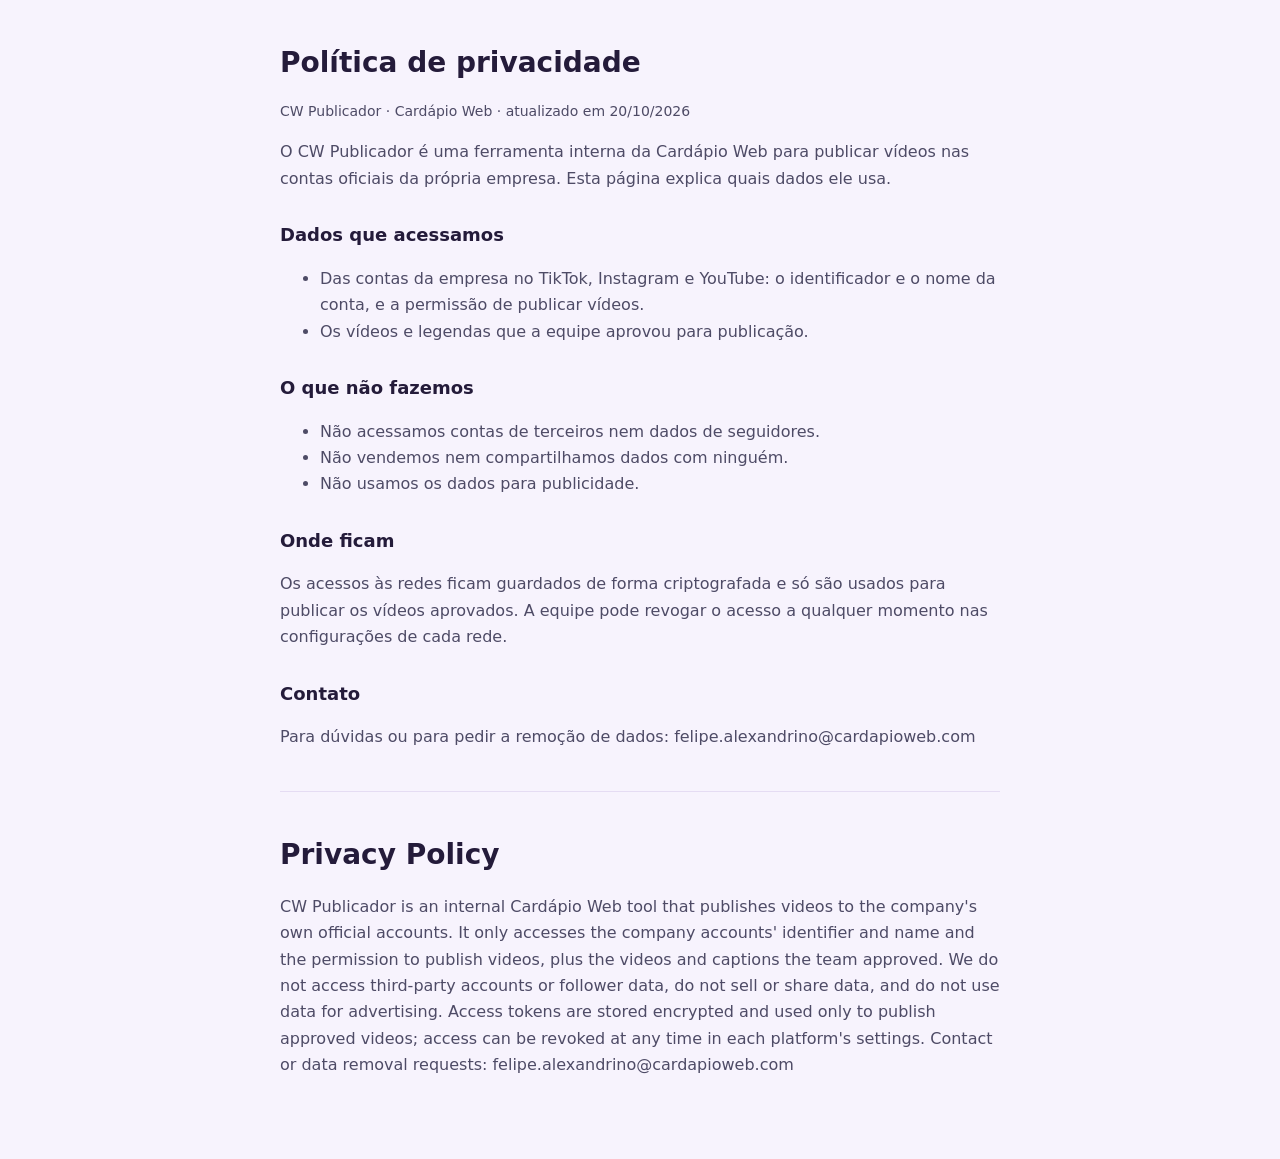
<file: privacidade.html>
<!doctype html>
<html lang="pt-BR"><head><meta charset="utf-8"><meta name="viewport" content="width=device-width, initial-scale=1">
<title>Política de privacidade · CW Publicador</title>
<style>
  :root { --bg: #f7f3fd; --fg: #241b3a; --dim: #4e4b66; --brand: #7c3aed; }
  body { margin: 0; background: var(--bg); color: var(--fg); font: 16px/1.65 Inter, system-ui, sans-serif; }
  main { max-width: 720px; margin: 0 auto; padding: 40px 20px 64px; }
  h1 { font-size: 28px; margin: 0 0 4px; } h2 { font-size: 18px; margin: 28px 0 6px; }
  p, li { color: var(--dim); } .data { font-size: 14px; color: var(--dim); } hr { border: 0; border-top: 1px solid #e5dcf3; margin: 40px 0; }
</style></head><body><main>
<h1>Política de privacidade</h1><p class="data">CW Publicador · Cardápio Web · atualizado em 20/10/2026</p>
<p>O CW Publicador é uma ferramenta interna da Cardápio Web para publicar vídeos nas contas oficiais da própria empresa. Esta página explica quais dados ele usa.</p>
<h2>Dados que acessamos</h2><ul><li>Das contas da empresa no TikTok, Instagram e YouTube: o identificador e o nome da conta, e a permissão de publicar vídeos.</li><li>Os vídeos e legendas que a equipe aprovou para publicação.</li></ul>
<h2>O que não fazemos</h2><ul><li>Não acessamos contas de terceiros nem dados de seguidores.</li><li>Não vendemos nem compartilhamos dados com ninguém.</li><li>Não usamos os dados para publicidade.</li></ul>
<h2>Onde ficam</h2><p>Os acessos às redes ficam guardados de forma criptografada e só são usados para publicar os vídeos aprovados. A equipe pode revogar o acesso a qualquer momento nas configurações de cada rede.</p>
<h2>Contato</h2><p>Para dúvidas ou para pedir a remoção de dados: felipe.alexandrino@cardapioweb.com</p>
<hr><h1>Privacy Policy</h1><p>CW Publicador is an internal Cardápio Web tool that publishes videos to the company's own official accounts. It only accesses the company accounts' identifier and name and the permission to publish videos, plus the videos and captions the team approved. We do not access third-party accounts or follower data, do not sell or share data, and do not use data for advertising. Access tokens are stored encrypted and used only to publish approved videos; access can be revoked at any time in each platform's settings. Contact or data removal requests: felipe.alexandrino@cardapioweb.com</p>
</main></body></html>
</file>
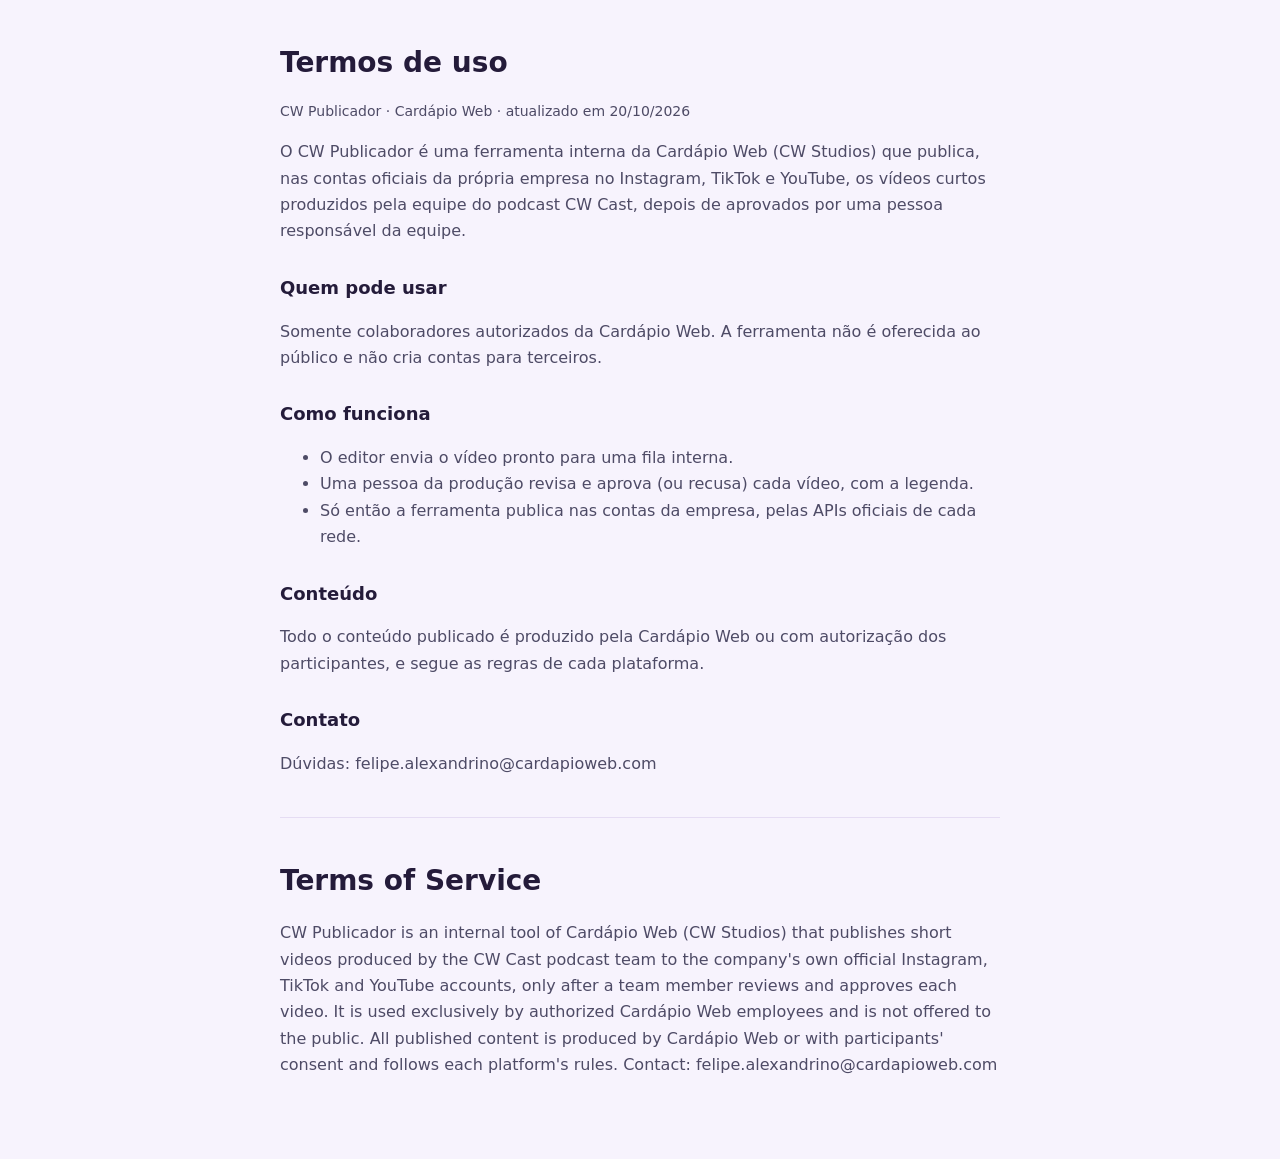
<file: termos.html>
<!doctype html>
<html lang="pt-BR"><head><meta charset="utf-8"><meta name="viewport" content="width=device-width, initial-scale=1">
<title>Termos de uso · CW Publicador</title>
<style>
  :root { --bg: #f7f3fd; --fg: #241b3a; --dim: #4e4b66; --brand: #7c3aed; }
  body { margin: 0; background: var(--bg); color: var(--fg); font: 16px/1.65 Inter, system-ui, sans-serif; }
  main { max-width: 720px; margin: 0 auto; padding: 40px 20px 64px; }
  h1 { font-size: 28px; margin: 0 0 4px; } h2 { font-size: 18px; margin: 28px 0 6px; }
  p, li { color: var(--dim); } .data { font-size: 14px; color: var(--dim); } hr { border: 0; border-top: 1px solid #e5dcf3; margin: 40px 0; }
</style></head><body><main>
<h1>Termos de uso</h1><p class="data">CW Publicador · Cardápio Web · atualizado em 20/10/2026</p>
<p>O CW Publicador é uma ferramenta interna da Cardápio Web (CW Studios) que publica, nas contas oficiais da própria empresa no Instagram, TikTok e YouTube, os vídeos curtos produzidos pela equipe do podcast CW Cast, depois de aprovados por uma pessoa responsável da equipe.</p>
<h2>Quem pode usar</h2><p>Somente colaboradores autorizados da Cardápio Web. A ferramenta não é oferecida ao público e não cria contas para terceiros.</p>
<h2>Como funciona</h2><ul><li>O editor envia o vídeo pronto para uma fila interna.</li><li>Uma pessoa da produção revisa e aprova (ou recusa) cada vídeo, com a legenda.</li><li>Só então a ferramenta publica nas contas da empresa, pelas APIs oficiais de cada rede.</li></ul>
<h2>Conteúdo</h2><p>Todo o conteúdo publicado é produzido pela Cardápio Web ou com autorização dos participantes, e segue as regras de cada plataforma.</p>
<h2>Contato</h2><p>Dúvidas: felipe.alexandrino@cardapioweb.com</p>
<hr><h1>Terms of Service</h1><p>CW Publicador is an internal tool of Cardápio Web (CW Studios) that publishes short videos produced by the CW Cast podcast team to the company's own official Instagram, TikTok and YouTube accounts, only after a team member reviews and approves each video. It is used exclusively by authorized Cardápio Web employees and is not offered to the public. All published content is produced by Cardápio Web or with participants' consent and follows each platform's rules. Contact: felipe.alexandrino@cardapioweb.com</p>
</main></body></html>
</file>
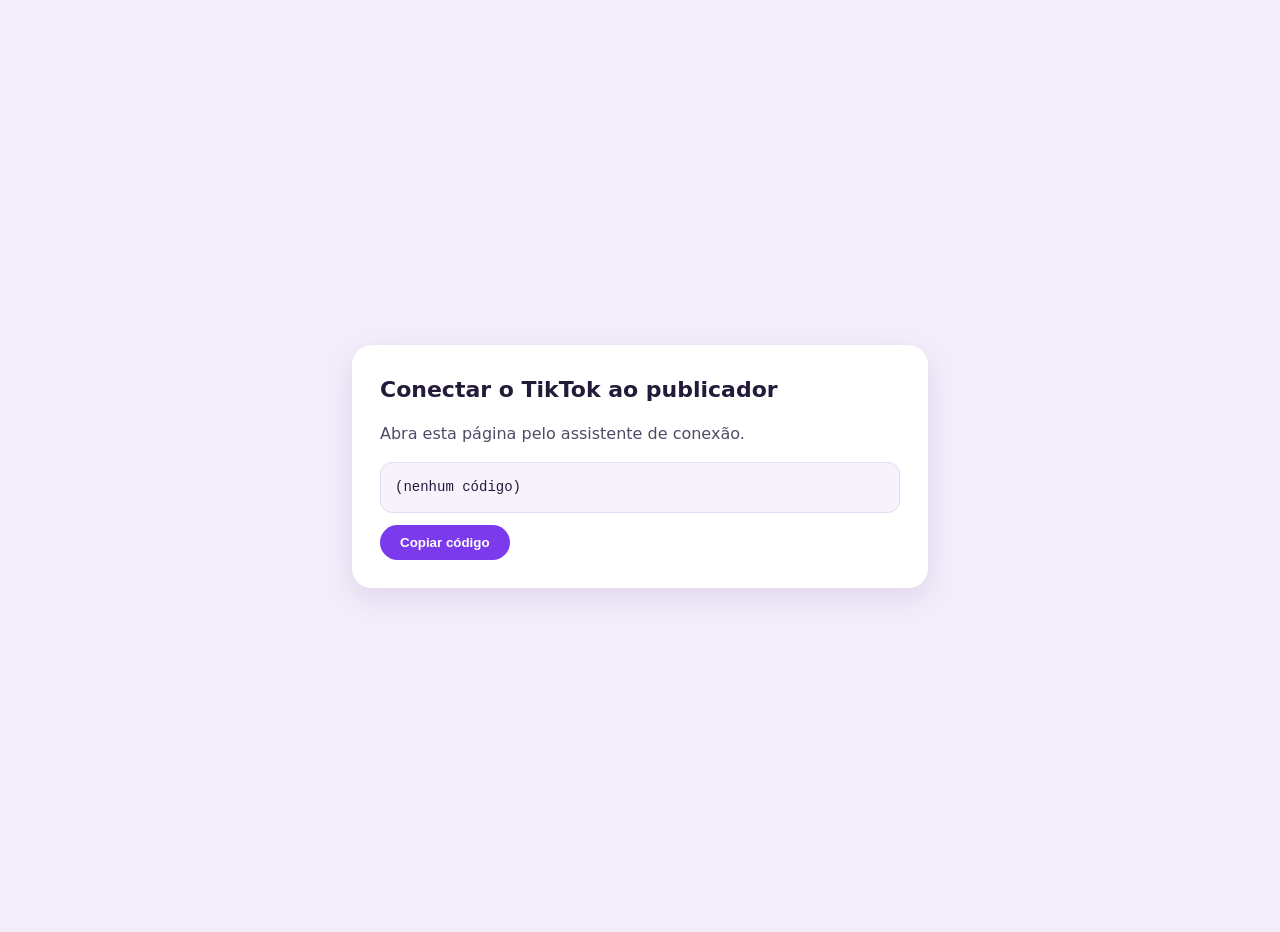
<file: tiktok.html>
<!doctype html>
<html lang="pt-BR"><head><meta charset="utf-8"><meta name="viewport" content="width=device-width, initial-scale=1">
<title>Conectar TikTok · CW Studios</title>
<style>
  :root { --bg: #f3edfb; --card: #fff; --fg: #241b3a; --dim: #4e4b66; --brand: #7c3aed; }
  body { margin: 0; min-height: 100vh; display: grid; place-items: center; background: var(--bg); color: var(--fg);
         font: 16px/1.5 Inter, system-ui, sans-serif; padding: 16px; }
  main { background: var(--card); border-radius: 20px; padding: 28px; max-width: 520px; width: 100%; box-shadow: 0 10px 30px rgba(89, 50, 122, .12); }
  h1 { margin: 0 0 8px; font-size: 22px; } p { color: var(--dim); }
  code { display: block; word-break: break-all; background: #f7f3fd; border: 1px solid #e5dcf3; border-radius: 12px; padding: 14px; font-size: 14px; }
  button { margin-top: 12px; border: 0; border-radius: 99px; padding: 10px 20px; background: var(--brand); color: #fff; font-weight: 700; cursor: pointer; }
</style></head>
<body><main>
  <h1>Conectar o TikTok ao publicador</h1>
  <p id="msg">Copie o código abaixo e cole no terminal, onde o assistente está esperando.</p>
  <code id="codigo">…</code>
  <button id="copiar" type="button">Copiar código</button>
</main>
<script>
  const q = new URLSearchParams(location.search), codigo = q.get("code"), erro = q.get("error_description") || q.get("error");
  document.getElementById("codigo").textContent = codigo || "(nenhum código)";
  if (!codigo) document.getElementById("msg").textContent = erro ? "O TikTok não autorizou: " + erro : "Abra esta página pelo assistente de conexão.";
  document.getElementById("copiar").onclick = async (ev) => {
    try { await navigator.clipboard.writeText(codigo || ""); ev.target.textContent = "Copiado"; }
    catch { getSelection().selectAllChildren(document.getElementById("codigo")); ev.target.textContent = "Selecionado: use ⌘C"; }
  };
</script>
</body></html>
</file>
